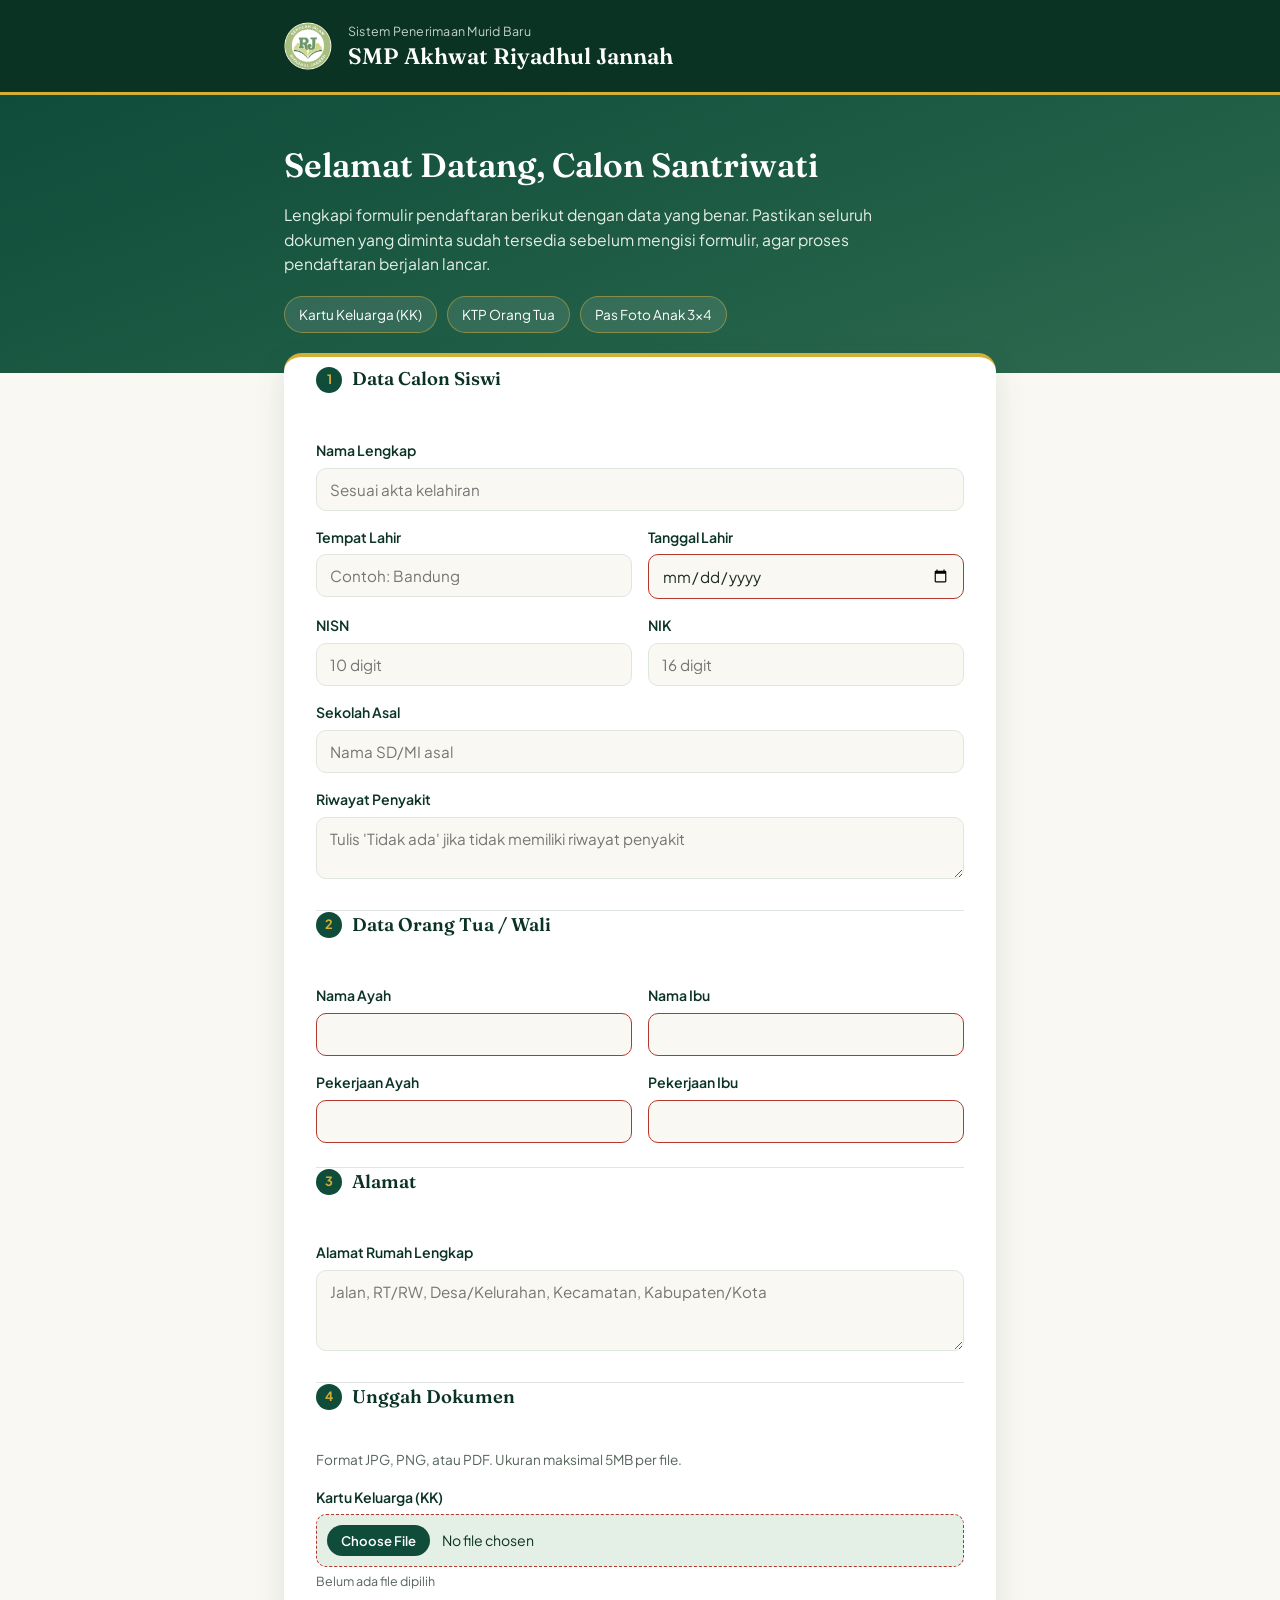
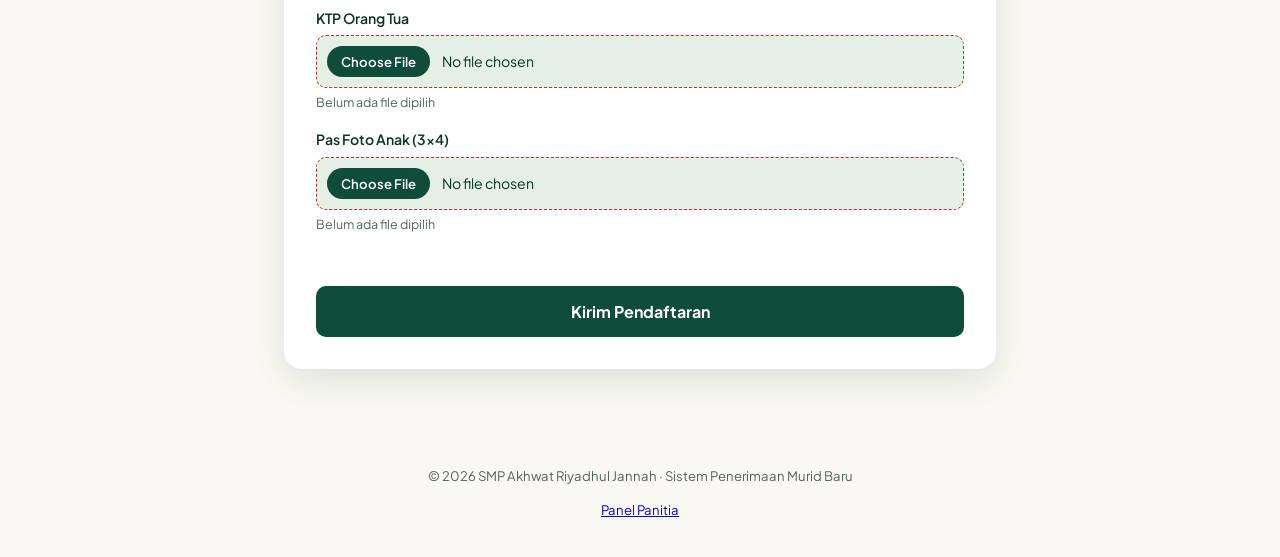
<file: index.html>
<!DOCTYPE html>
<html lang="id">
<head>
<meta charset="UTF-8">
<meta name="viewport" content="width=device-width, initial-scale=1.0">
<title>SPMB SMP Akhwat Riyadhul Jannah</title>
<link rel="preconnect" href="https://fonts.googleapis.com">
<link rel="preconnect" href="https://fonts.gstatic.com" crossorigin>
<link href="https://fonts.googleapis.com/css2?family=Fraunces:opsz,wght@9..144,400;9..144,500;9..144,600;9..144,700&family=Plus+Jakarta+Sans:wght@400;500;600;700&display=swap" rel="stylesheet">
<link rel="stylesheet" href="style.css">
</head>
<body>

  <!-- ===== HEADER ===== -->
  <header class="site-header">
    <div class="header-inner">
      <div class="brand">
        <div class="brand-mark">
          <img src="logo.jpg" alt="Logo Riyadhul Jannah">
        </div>
        <div class="brand-text">
          <p class="brand-eyebrow">Sistem Penerimaan Murid Baru</p>
          <h1>SMP Akhwat Riyadhul Jannah</h1>
        </div>
      </div>
    </div>
  </header>

  <!-- ===== HERO ===== -->
  <section class="hero">
    <div class="hero-inner">
      <h2>Selamat Datang, Calon Santriwati</h2>
      <p>Lengkapi formulir pendaftaran berikut dengan data yang benar. Pastikan seluruh dokumen yang diminta sudah tersedia sebelum mengisi formulir, agar proses pendaftaran berjalan lancar.</p>
      <ul class="hero-checklist">
        <li>Kartu Keluarga (KK)</li>
        <li>KTP Orang Tua</li>
        <li>Pas Foto Anak 3x4</li>
      </ul>
    </div>
  </section>

  <!-- ===== FORM ===== -->
  <main class="form-wrap">
    <form id="Form" novalidate>

      <!-- Data Siswi -->
      <fieldset class="form-section">
        <legend>
          <span class="legend-index">1</span>
          Data Calon Siswi
        </legend>

        <div class="field">
          <label for="nama">Nama Lengkap</label>
          <input type="text" id="nama" name="nama" placeholder="Sesuai akta kelahiran" required>
        </div>

        <div class="field-row">
          <div class="field">
            <label for="tempatLahir">Tempat Lahir</label>
            <input type="text" id="tempatLahir" name="tempatLahir" placeholder="Contoh: Bandung" required>
          </div>
          <div class="field">
            <label for="tanggalLahir">Tanggal Lahir</label>
            <input type="date" id="tanggalLahir" name="tanggalLahir" required>
          </div>
        </div>

        <div class="field-row">
          <div class="field">
            <label for="nisn">NISN</label>
            <input type="text" id="nisn" name="nisn" inputmode="numeric" placeholder="10 digit" required>
          </div>
          <div class="field">
            <label for="nik">NIK</label>
            <input type="text" id="nik" name="nik" inputmode="numeric" placeholder="16 digit" required>
          </div>
        </div>

        <div class="field">
          <label for="sekolahAsal">Sekolah Asal</label>
          <input type="text" id="sekolahAsal" name="sekolahAsal" placeholder="Nama SD/MI asal" required>
        </div>

        <div class="field">
          <label for="riwayatPenyakit">Riwayat Penyakit</label>
          <textarea id="riwayatPenyakit" name="riwayatPenyakit" rows="2" placeholder="Tulis 'Tidak ada' jika tidak memiliki riwayat penyakit"></textarea>
        </div>
      </fieldset>

      <!-- Data Orang Tua -->
      <fieldset class="form-section">
        <legend>
          <span class="legend-index">2</span>
          Data Orang Tua / Wali
        </legend>

        <div class="field-row">
          <div class="field">
            <label for="namaAyah">Nama Ayah</label>
            <input type="text" id="namaAyah" name="namaAyah" required>
          </div>
          <div class="field">
            <label for="namaIbu">Nama Ibu</label>
            <input type="text" id="namaIbu" name="namaIbu" required>
          </div>
        </div>

        <div class="field-row">
          <div class="field">
            <label for="pekerjaanAyah">Pekerjaan Ayah</label>
            <input type="text" id="pekerjaanAyah" name="pekerjaanAyah" required>
          </div>
          <div class="field">
            <label for="pekerjaanIbu">Pekerjaan Ibu</label>
            <input type="text" id="pekerjaanIbu" name="pekerjaanIbu" required>
          </div>
        </div>
      </fieldset>

      <!-- Alamat -->
      <fieldset class="form-section">
        <legend>
          <span class="legend-index">3</span>
          Alamat
        </legend>

        <div class="field">
          <label for="alamat">Alamat Rumah Lengkap</label>
          <textarea id="alamat" name="alamat" rows="3" placeholder="Jalan, RT/RW, Desa/Kelurahan, Kecamatan, Kabupaten/Kota" required></textarea>
        </div>
      </fieldset>

      <!-- Dokumen -->
      <fieldset class="form-section">
        <legend>
          <span class="legend-index">4</span>
          Unggah Dokumen
        </legend>
        <p class="section-note">Format JPG, PNG, atau PDF. Ukuran maksimal 5MB per file.</p>

        <div class="field">
          <label for="fileKK">Kartu Keluarga (KK)</label>
          <input type="file" id="fileKK" name="fileKK" accept=".jpg,.jpeg,.png,.pdf" required>
          <span class="file-hint" data-hint-for="fileKK">Belum ada file dipilih</span>
        </div>

        <div class="field">
          <label for="fileKTP">KTP Orang Tua</label>
          <input type="file" id="fileKTP" name="fileKTP" accept=".jpg,.jpeg,.png,.pdf" required>
          <span class="file-hint" data-hint-for="fileKTP">Belum ada file dipilih</span>
        </div>

        <div class="field">
          <label for="fileFoto">Pas Foto Anak (3x4)</label>
          <input type="file" id="fileFoto" name="fileFoto" accept=".jpg,.jpeg,.png" required>
          <span class="file-hint" data-hint-for="fileFoto">Belum ada file dipilih</span>
        </div>
      </fieldset>

      <div id="formMessage" class="form-message" role="status" aria-live="polite"></div>

      <button type="submit" id="submitBtn" class="submit-btn">
        <span class="btn-label">Kirim Pendaftaran</span>
        <span class="btn-spinner" aria-hidden="true"></span>
      </button>
    </form>
  </main>

  <footer class="site-footer">
    <p>&copy; <span id="year"></span> SMP Akhwat Riyadhul Jannah &middot; Sistem Penerimaan Murid Baru</p>
    <p><a href="admin.html">Panel Panitia</a></p>
  </footer>

  <script src="config.js"></script>
  <script src="script.js"></script>
</body>
</html>
</file>
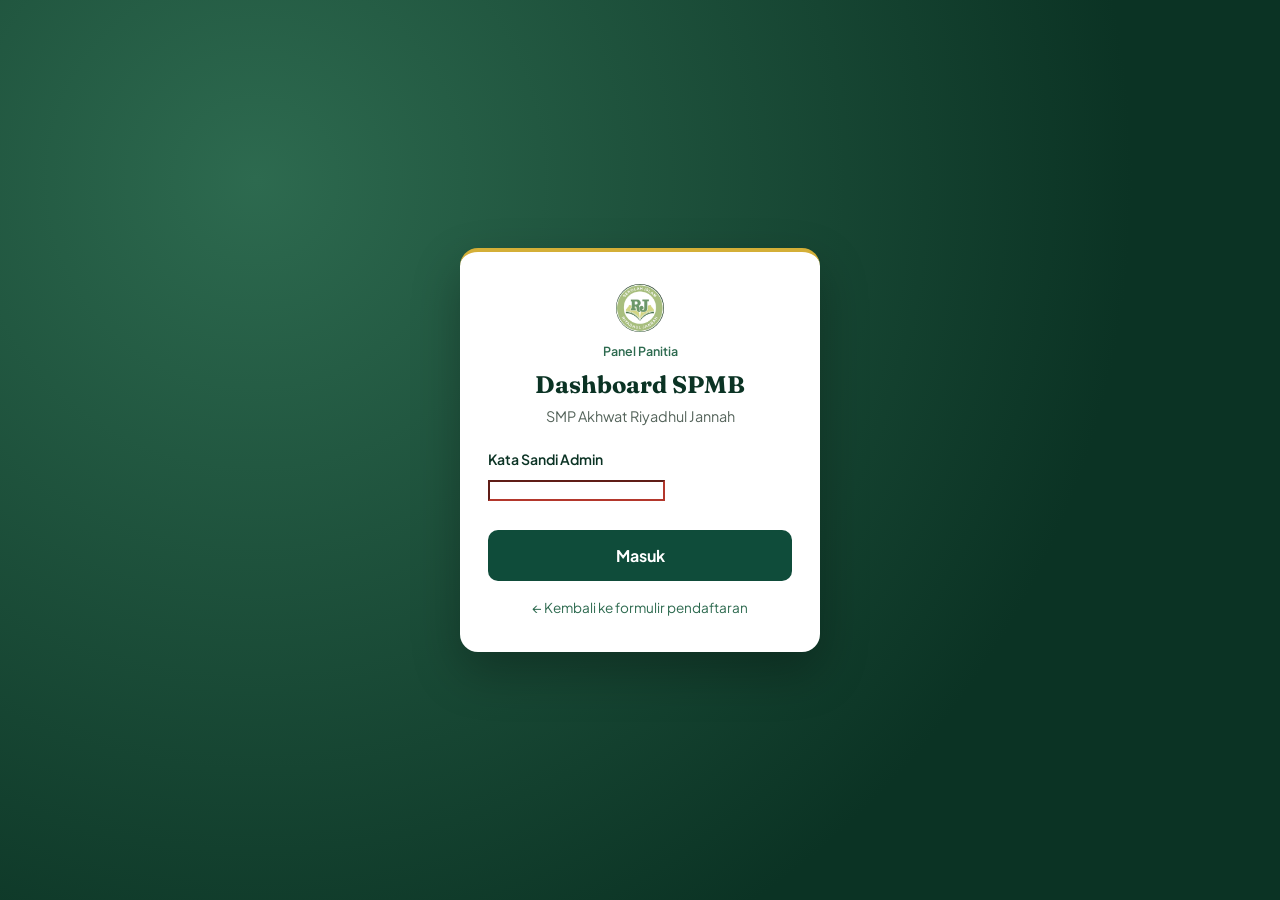
<file: admin.html>
<!DOCTYPE html>
<html lang="id">
<head>
<meta charset="UTF-8">
<meta name="viewport" content="width=device-width, initial-scale=1.0">
<title>Dashboard Admin — SPMB Riyadhul Jannah</title>
<link rel="preconnect" href="https://fonts.googleapis.com">
<link rel="preconnect" href="https://fonts.gstatic.com" crossorigin>
<link href="https://fonts.googleapis.com/css2?family=Fraunces:opsz,wght@9..144,400;9..144,500;9..144,600;9..144,700&family=Plus+Jakarta+Sans:wght@400;500;600;700&display=swap" rel="stylesheet">
<link rel="stylesheet" href="style.css">
<link rel="stylesheet" href="admin.css">
</head>
<body class="admin-body">

  <!-- ===== LOGIN VIEW ===== -->
  <section id="loginView" class="login-screen">
    <form id="loginForm" class="login-card">
      <div class="brand-mark login-mark">
        <img src="logo.jpg" alt="Logo Riyadhul Jannah">
      </div>
      <p class="login-eyebrow">Panel Panitia</p>
      <h1>Dashboard SPMB</h1>
      <p class="login-sub">SMP Akhwat Riyadhul Jannah</p>

      <div class="field">
        <label for="password">Kata Sandi Admin</label>
        <input type="password" id="password" name="password" required autocomplete="current-password">
      </div>

      <div id="loginMessage" class="form-message" role="status" aria-live="polite"></div>

      <button type="submit" id="loginBtn" class="submit-btn">
        <span class="btn-label">Masuk</span>
        <span class="btn-spinner" aria-hidden="true"></span>
      </button>

      <a href="index.html" class="back-link">&larr; Kembali ke formulir pendaftaran</a>
    </form>
  </section>

  <!-- ===== DASHBOARD VIEW ===== -->
  <section id="dashboardView" class="dashboard hidden">
    <header class="dash-header">
      <div class="dash-header-inner">
        <div>
          <p class="brand-eyebrow">Panel Panitia</p>
          <h1>Data Pendaftar SPMB</h1>
        </div>
        <div class="dash-actions">
          <button id="downloadCsvBtn" class="btn-secondary">Unduh CSV</button>
          <button id="logoutBtn" class="btn-secondary">Keluar</button>
        </div>
      </div>
    </header>

    <main class="dash-main">
      <div class="stats-row">
        <div class="stat-card">
          <span class="stat-value" id="statTotal">0</span>
          <span class="stat-label">Total Pendaftar</span>
        </div>
        <div class="stat-card">
          <span class="stat-value" id="statToday">0</span>
          <span class="stat-label">Daftar Hari Ini</span>
        </div>
      </div>

      <div class="dash-toolbar">
        <input type="search" id="searchInput" placeholder="Cari nama, NISN, atau sekolah asal…">
        <button id="refreshBtn" class="btn-secondary">Muat Ulang</button>
      </div>

      <div id="dashMessage" class="form-message" role="status" aria-live="polite"></div>

      <div class="table-scroll">
        <table id="dataTable">
          <thead>
            <tr>
              <th>Waktu Daftar</th>
              <th>Nama</th>
              <th>NISN</th>
              <th>NIK</th>
              <th>Tempat, Tgl Lahir</th>
              <th>Nama Ayah</th>
              <th>Nama Ibu</th>
              <th>Sekolah Asal</th>
              <th>Riwayat Penyakit</th>
              <th>Alamat</th>
              <th>Dokumen</th>
            </tr>
          </thead>
          <tbody id="dataTableBody">
            <!-- diisi oleh admin.js -->
          </tbody>
        </table>
      </div>
      <p id="emptyState" class="empty-state hidden">Belum ada data pendaftar.</p>
    </main>
  </section>

  <script src="config.js"></script>
  <script src="admin.js"></script>
</body>
</html>
</file>
<file: style.css>
/* ===========================================================
   SMP Akhwat Riyadhul Jannah — PPDB Form
   Palette: deep emerald + warm gold on cream
   =========================================================== */

:root {
  --green-950: #0b3324;
  --green-900: #0f4c3a;
  --green-700: #2d6a4f;
  --green-500: #4f8f6d;
  --green-100: #e4efe6;
  --gold-600: #b8912f;
  --gold-400: #d4af37;
  --cream: #faf8f2;
  --paper: #ffffff;
  --ink: #1c2b22;
  --ink-soft: #55645b;
  --line: #dfe6e0;
  --danger: #b3372c;
  --radius-md: 10px;
  --radius-lg: 18px;
  --font-display: "Fraunces", serif;
  --font-body: "Plus Jakarta Sans", sans-serif;
}

* { box-sizing: border-box; }

html { scroll-behavior: smooth; }

body {
  margin: 0;
  background: var(--cream);
  color: var(--ink);
  font-family: var(--font-body);
  line-height: 1.55;
  -webkit-font-smoothing: antialiased;
}

/* ===== Header ===== */
.site-header {
  background: var(--green-950);
  color: #fff;
  border-bottom: 3px solid var(--gold-400);
}

.header-inner {
  max-width: 760px;
  margin: 0 auto;
  padding: 22px 24px;
}

.brand {
  display: flex;
  align-items: center;
  gap: 16px;
}

.brand-mark {
  color: var(--gold-400);
  flex-shrink: 0;
}

.brand-mark img {
  width: 48px;
  height: 48px;
  border-radius: 50%;
  object-fit: cover;
  display: block;
}

.brand-eyebrow {
  margin: 0 0 2px;
  font-size: 0.78rem;
  letter-spacing: 0.02em;
  color: var(--green-100);
  opacity: 0.85;
}

.brand-text h1 {
  margin: 0;
  font-family: var(--font-display);
  font-weight: 600;
  font-size: 1.4rem;
  line-height: 1.2;
}

/* ===== Hero ===== */
.hero {
  background: linear-gradient(160deg, var(--green-900) 0%, var(--green-700) 100%);
  color: #fff;
}

.hero-inner {
  max-width: 760px;
  margin: 0 auto;
  padding: 44px 24px 40px;
}

.hero h2 {
  font-family: var(--font-display);
  font-weight: 600;
  font-size: clamp(1.6rem, 3vw, 2.1rem);
  margin: 0 0 12px;
}

.hero p {
  margin: 0 0 20px;
  max-width: 58ch;
  color: var(--green-100);
  font-size: 0.98rem;
}

.hero-checklist {
  list-style: none;
  margin: 0;
  padding: 0;
  display: flex;
  flex-wrap: wrap;
  gap: 10px;
}

.hero-checklist li {
  background: rgba(255, 255, 255, 0.1);
  border: 1px solid rgba(212, 175, 55, 0.5);
  padding: 7px 14px;
  border-radius: 100px;
  font-size: 0.85rem;
}

/* ===== Form layout ===== */
.form-wrap {
  max-width: 760px;
  margin: -20px auto 60px;
  padding: 0 24px;
}

form {
  background: var(--paper);
  border-radius: var(--radius-lg);
  box-shadow: 0 12px 32px rgba(15, 76, 58, 0.12);
  padding: 8px 32px 32px;
  border-top: 4px solid var(--gold-400);
}

.form-section {
  border: none;
  padding: 28px 0 8px;
  margin: 0;
  border-bottom: 1px solid var(--line);
}

.form-section:last-of-type {
  border-bottom: none;
}

.form-section legend {
  display: flex;
  align-items: center;
  gap: 10px;
  font-family: var(--font-display);
  font-weight: 600;
  font-size: 1.15rem;
  color: var(--green-950);
  padding: 0;
  margin-bottom: 18px;
}

.legend-index {
  display: inline-flex;
  align-items: center;
  justify-content: center;
  width: 26px;
  height: 26px;
  border-radius: 50%;
  background: var(--green-900);
  color: var(--gold-400);
  font-family: var(--font-body);
  font-size: 0.8rem;
  font-weight: 700;
}

.section-note {
  margin: -8px 0 16px;
  font-size: 0.85rem;
  color: var(--ink-soft);
}

.field {
  margin-bottom: 16px;
}

.field-row {
  display: grid;
  grid-template-columns: 1fr 1fr;
  gap: 16px;
}

label {
  display: block;
  font-size: 0.88rem;
  font-weight: 600;
  color: var(--green-950);
  margin-bottom: 6px;
}

input[type="text"],
input[type="date"],
textarea {
  width: 100%;
  font-family: var(--font-body);
  font-size: 0.95rem;
  padding: 11px 13px;
  border: 1.5px solid var(--line);
  border-radius: var(--radius-md);
  background: var(--cream);
  color: var(--ink);
  transition: border-color 0.15s ease, box-shadow 0.15s ease;
}

textarea { resize: vertical; min-height: 60px; }

input:focus,
textarea:focus {
  outline: none;
  border-color: var(--green-700);
  box-shadow: 0 0 0 3px rgba(45, 106, 79, 0.18);
  background: var(--paper);
}

input:invalid:not(:placeholder-shown) {
  border-color: var(--danger);
}

/* File inputs */
input[type="file"] {
  width: 100%;
  font-family: var(--font-body);
  font-size: 0.88rem;
  padding: 10px;
  border: 1.5px dashed var(--green-500);
  border-radius: var(--radius-md);
  background: var(--green-100);
  color: var(--green-950);
  cursor: pointer;
}

input[type="file"]::file-selector-button {
  font-family: var(--font-body);
  font-weight: 600;
  font-size: 0.82rem;
  padding: 7px 14px;
  margin-right: 12px;
  border: none;
  border-radius: 100px;
  background: var(--green-900);
  color: #fff;
  cursor: pointer;
  transition: background 0.15s ease;
}

input[type="file"]::file-selector-button:hover {
  background: var(--green-700);
}

.file-hint {
  display: block;
  margin-top: 5px;
  font-size: 0.78rem;
  color: var(--ink-soft);
}

/* ===== Submit ===== */
.submit-btn {
  width: 100%;
  margin-top: 28px;
  padding: 15px 20px;
  border: none;
  border-radius: var(--radius-md);
  background: var(--green-900);
  color: #fff;
  font-family: var(--font-body);
  font-weight: 700;
  font-size: 1rem;
  cursor: pointer;
  display: flex;
  align-items: center;
  justify-content: center;
  gap: 10px;
  transition: background 0.15s ease, transform 0.05s ease;
}

.submit-btn:hover { background: var(--green-700); }
.submit-btn:active { transform: translateY(1px); }
.submit-btn:disabled { opacity: 0.7; cursor: not-allowed; }

.btn-spinner {
  width: 16px;
  height: 16px;
  border-radius: 50%;
  border: 2.5px solid rgba(255, 255, 255, 0.4);
  border-top-color: #fff;
  display: none;
  animation: spin 0.7s linear infinite;
}

.submit-btn.loading .btn-spinner { display: inline-block; }
.submit-btn.loading .btn-label { opacity: 0.85; }

@keyframes spin {
  to { transform: rotate(360deg); }
}

/* ===== Message ===== */
.form-message {
  margin-top: 20px;
  padding: 0;
  font-size: 0.9rem;
  border-radius: var(--radius-md);
  transition: padding 0.15s ease;
}

.form-message.success {
  padding: 14px 16px;
  background: var(--green-100);
  color: var(--green-950);
  border: 1px solid var(--green-500);
}

.form-message.error {
  padding: 14px 16px;
  background: #fbeae7;
  color: var(--danger);
  border: 1px solid #e3a89d;
}

/* ===== Footer ===== */
.site-footer {
  text-align: center;
  padding: 24px;
  font-size: 0.82rem;
  color: var(--ink-soft);
}

/* ===== Responsive ===== */
@media (max-width: 560px) {
  .field-row { grid-template-columns: 1fr; gap: 0; }
  form { padding: 4px 20px 24px; }
  .hero-inner { padding: 36px 20px 32px; }
}

/* Reduced motion */
@media (prefers-reduced-motion: reduce) {
  html { scroll-behavior: auto; }
  .btn-spinner { animation: none; }
}
</file>
<file: admin.css>
/* ===========================================================
   Admin dashboard styles — extends style.css
   =========================================================== */

.hidden { display: none !important; }

.admin-body {
  background: var(--cream);
  min-height: 100vh;
}

/* ===== Login screen ===== */
.login-screen {
  min-height: 100vh;
  display: flex;
  align-items: center;
  justify-content: center;
  padding: 24px;
  background: radial-gradient(circle at 20% 20%, var(--green-700), var(--green-950) 70%);
}

.login-card {
  width: 100%;
  max-width: 360px;
  background: var(--paper);
  border-radius: var(--radius-lg);
  border-top: 4px solid var(--gold-400);
  box-shadow: 0 20px 48px rgba(0, 0, 0, 0.28);
  padding: 32px 28px;
  text-align: center;
}

.login-mark {
  color: var(--green-900);
  display: flex;
  justify-content: center;
  margin-bottom: 10px;
}

.login-eyebrow {
  margin: 0;
  font-size: 0.78rem;
  color: var(--green-700);
  font-weight: 600;
}

.login-card h1 {
  font-family: var(--font-display);
  font-size: 1.5rem;
  margin: 4px 0 2px;
  color: var(--green-950);
}

.login-sub {
  margin: 0 0 22px;
  color: var(--ink-soft);
  font-size: 0.9rem;
}

.login-card .field { text-align: left; }

.back-link {
  display: inline-block;
  margin-top: 16px;
  font-size: 0.85rem;
  color: var(--green-700);
  text-decoration: none;
}

.back-link:hover { text-decoration: underline; }

/* ===== Dashboard shell ===== */
.dash-header {
  background: var(--green-950);
  color: #fff;
  border-bottom: 3px solid var(--gold-400);
}

.dash-header-inner {
  max-width: 1100px;
  margin: 0 auto;
  padding: 20px 24px;
  display: flex;
  align-items: center;
  justify-content: space-between;
  gap: 16px;
  flex-wrap: wrap;
}

.dash-header h1 {
  font-family: var(--font-display);
  font-size: 1.4rem;
  margin: 0;
}

.dash-actions {
  display: flex;
  gap: 10px;
}

.btn-secondary {
  background: transparent;
  border: 1.5px solid var(--gold-400);
  color: #fff;
  padding: 9px 16px;
  border-radius: 100px;
  font-family: var(--font-body);
  font-weight: 600;
  font-size: 0.85rem;
  cursor: pointer;
  transition: background 0.15s ease;
}

.btn-secondary:hover { background: rgba(212, 175, 55, 0.18); }

.dash-main {
  max-width: 1100px;
  margin: 0 auto;
  padding: 28px 24px 60px;
}

/* ===== Stats ===== */
.stats-row {
  display: flex;
  gap: 16px;
  margin-bottom: 22px;
  flex-wrap: wrap;
}

.stat-card {
  background: var(--paper);
  border: 1px solid var(--line);
  border-left: 4px solid var(--green-700);
  border-radius: var(--radius-md);
  padding: 16px 20px;
  min-width: 160px;
}

.stat-value {
  display: block;
  font-family: var(--font-display);
  font-size: 1.9rem;
  color: var(--green-950);
  font-weight: 600;
}

.stat-label {
  font-size: 0.8rem;
  color: var(--ink-soft);
}

/* ===== Toolbar ===== */
.dash-toolbar {
  display: flex;
  gap: 12px;
  margin-bottom: 16px;
  flex-wrap: wrap;
}

#searchInput {
  flex: 1;
  min-width: 220px;
  padding: 11px 14px;
  border: 1.5px solid var(--line);
  border-radius: var(--radius-md);
  font-family: var(--font-body);
  font-size: 0.92rem;
  background: var(--paper);
}

#searchInput:focus {
  outline: none;
  border-color: var(--green-700);
  box-shadow: 0 0 0 3px rgba(45, 106, 79, 0.15);
}

.dash-toolbar .btn-secondary {
  color: var(--green-950);
  border-color: var(--green-700);
}

.dash-toolbar .btn-secondary:hover { background: var(--green-100); }

/* ===== Table ===== */
.table-scroll {
  overflow-x: auto;
  background: var(--paper);
  border: 1px solid var(--line);
  border-radius: var(--radius-lg);
}

table {
  width: 100%;
  border-collapse: collapse;
  font-size: 0.86rem;
  min-width: 1000px;
}

thead th {
  text-align: left;
  background: var(--green-100);
  color: var(--green-950);
  font-weight: 700;
  padding: 12px 14px;
  position: sticky;
  top: 0;
  white-space: nowrap;
}

tbody td {
  padding: 12px 14px;
  border-top: 1px solid var(--line);
  vertical-align: top;
  max-width: 220px;
}

tbody tr:hover { background: var(--cream); }

.doc-links {
  display: flex;
  flex-direction: column;
  gap: 4px;
}

.doc-links a {
  color: var(--green-700);
  font-weight: 600;
  font-size: 0.82rem;
  text-decoration: none;
}

.doc-links a:hover { text-decoration: underline; }

.empty-state {
  text-align: center;
  color: var(--ink-soft);
  padding: 40px 20px;
}

@media (max-width: 640px) {
  .stat-card { flex: 1; min-width: 130px; }
}
</file>
